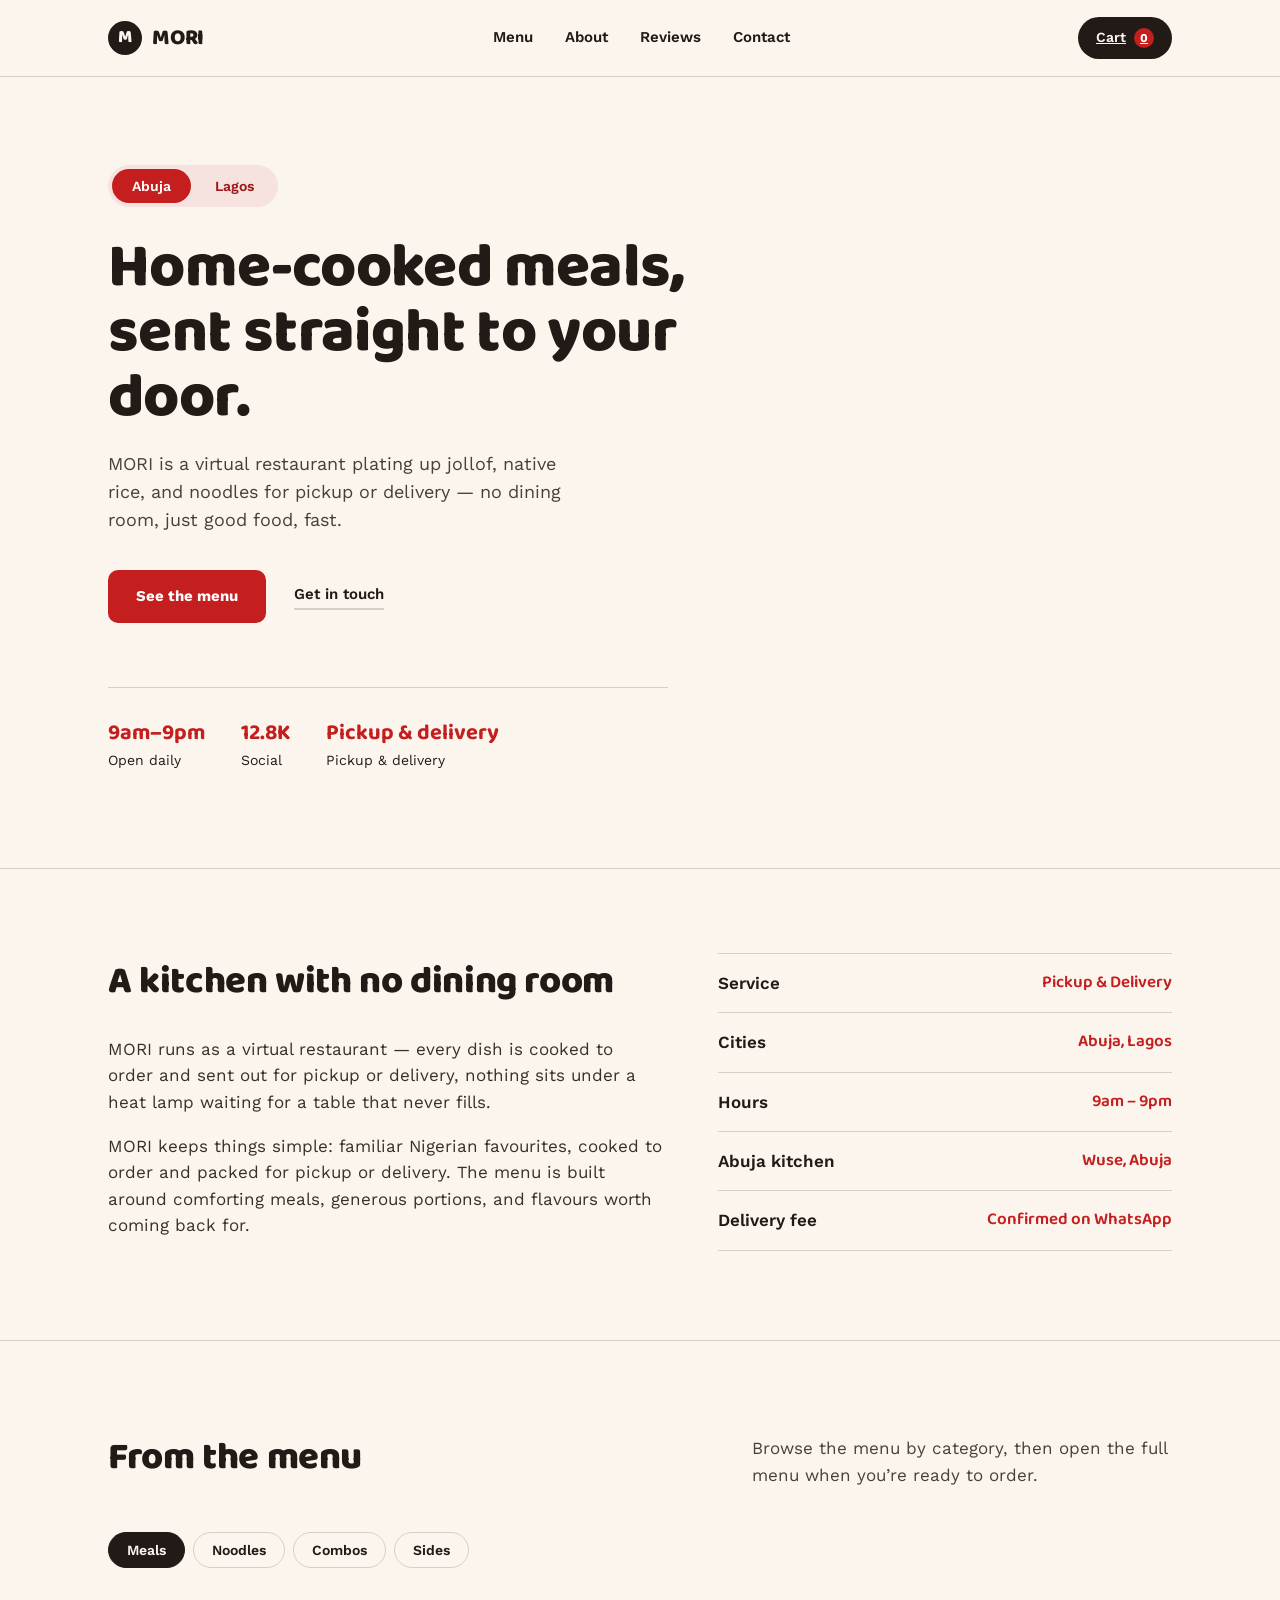
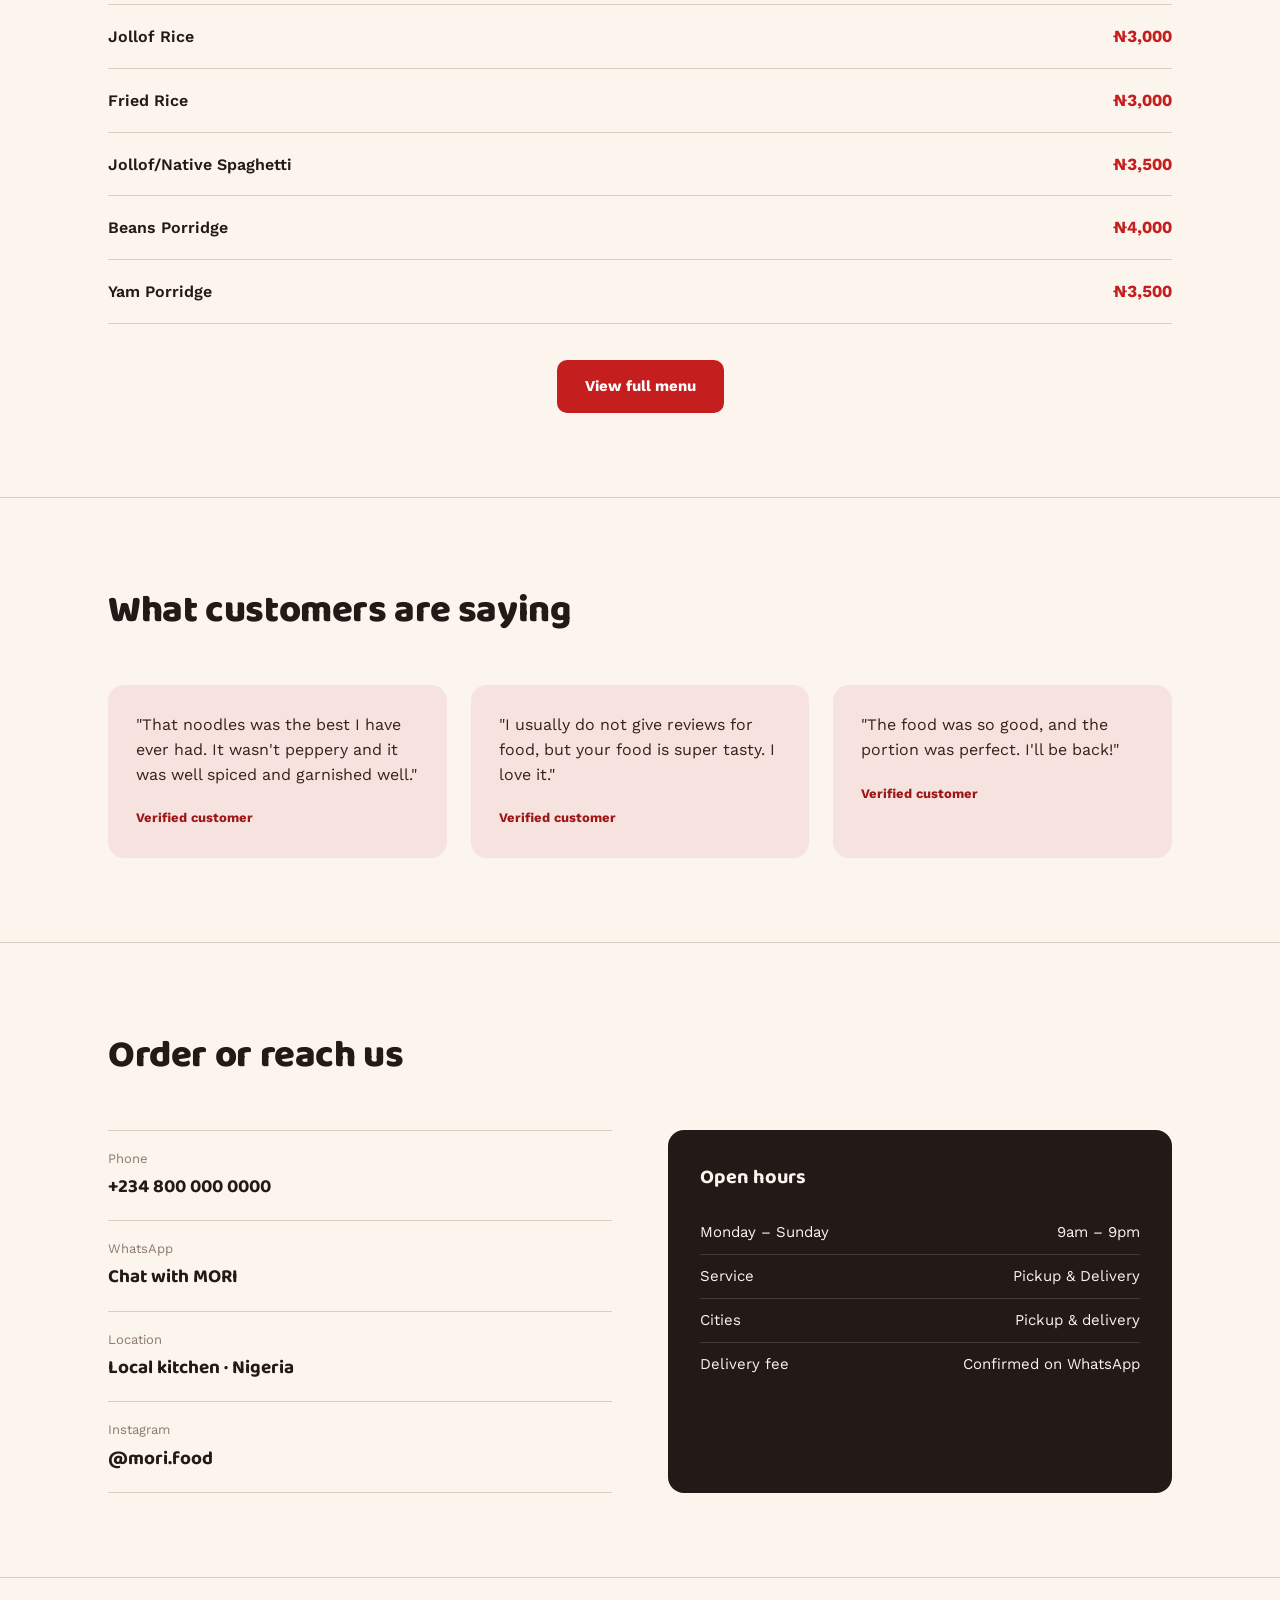
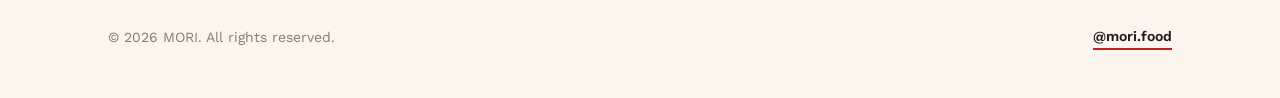
<file: index.html>
<!DOCTYPE html>
<html lang="en">
<head>
<meta charset="UTF-8">
<meta name="viewport" content="width=device-width, initial-scale=1.0">
<title>MORI — Modern Nigerian Food Delivery</title>
<meta name="description" content="MORI is a virtual restaurant serving Abuja and Lagos. Order jollof, native rice, noodles, combos, sides, and drinks for pickup or delivery.">
<meta property="og:type" content="website">
<meta property="og:title" content="MORI — Modern Nigerian Food Delivery">
<meta property="og:description" content="Good food, simply made — available for pickup or delivery.">
<meta property="og:url" content="https://khlld00.github.io/mori/">
<meta name="twitter:card" content="summary">
<link rel="stylesheet" href="css/style.css">
</head>
<body>

<nav class="nav" aria-label="Main navigation">
  <div class="wrap">
    <a href="#" class="nav-logo">
      <span class="wordmark-mark" aria-hidden="true">M</span>
      MORI
    </a>
    <ul class="nav-links" id="primary-navigation">
      <li><a href="#menu">Menu</a></li>
      <li><a href="#about">About</a></li>
      <li><a href="#reviews">Reviews</a></li>
      <li><a href="#contact">Contact</a></li>
    </ul>
    <div class="nav-right">
      <a href="cart.html" class="cart-btn" aria-label="View cart">
        Cart <span class="cart-count">0</span>
      </a>
      <button class="nav-toggle" type="button" aria-label="Open menu" aria-expanded="false" aria-controls="primary-navigation">
        <svg width="22" height="16" viewBox="0 0 22 16" fill="none">
          <path d="M0 1H22" stroke="#221A16" stroke-width="2"/>
          <path d="M0 8H22" stroke="#221A16" stroke-width="2"/>
          <path d="M0 15H22" stroke="#221A16" stroke-width="2"/>
        </svg>
      </button>
    </div>
  </div>
</nav>

<header class="hero">
  <div class="hero-mark wordmark-watermark" aria-hidden="true">M</div>
  <div class="wrap">
    <div class="hero-content">
      <div class="city-toggle" role="group" aria-label="Choose city">
        <button class="active" data-city="abuja">Abuja</button>
        <button data-city="lagos">Lagos</button>
      </div>
      <h1>Home-cooked meals, sent straight to your door.</h1>
      <p>MORI is a virtual restaurant plating up jollof, native rice, and noodles for pickup or delivery — no dining room, just good food, fast.</p>
      <div class="hero-actions">
        <a href="#menu" class="btn-primary">See the menu</a>
        <a href="#contact" class="link-quiet">Get in touch</a>
      </div>
      <div class="hero-meta">
        <div>
          <strong>9am–9pm</strong>
          Open daily
        </div>
        <div>
          <strong>12.8K</strong>
          Social
        </div>
        <div>
          <strong>Pickup & delivery</strong>
          Pickup & delivery
        </div>
      </div>
    </div>
  </div>
</header>

<section id="about">
  <div class="wrap">
    <div class="about-grid">
      <div>
        <div class="section-head" style="margin-bottom: 24px;">
          <h2>A kitchen with no dining room</h2>
        </div>
        <p>MORI runs as a virtual restaurant — every dish is cooked to order and sent out for pickup or delivery, nothing sits under a heat lamp waiting for a table that never fills.</p>
        <p>MORI keeps things simple: familiar Nigerian favourites, cooked to order and packed for pickup or delivery. The menu is built around comforting meals, generous portions, and flavours worth coming back for.</p>
      </div>
      <ul class="about-list">
        <li><span>Service</span><span>Pickup & Delivery</span></li>
        <li><span>Cities</span><span>Abuja, Lagos</span></li>
        <li><span>Hours</span><span>9am – 9pm</span></li>
        <li><span>Abuja kitchen</span><span>Wuse, Abuja</span></li>
        <li><span>Delivery fee</span><span>Confirmed on WhatsApp</span></li>
      </ul>
    </div>
  </div>
</section>

<section id="menu">
  <div class="wrap">
    <div class="section-head">
      <h2>From the menu</h2>
      <p>Browse the menu by category, then open the full menu when you’re ready to order.</p>
    </div>
    <div class="menu-tabs" role="tablist" aria-label="Menu categories">
      <button class="active" type="button" data-category="meals" role="tab" aria-selected="true">Meals</button>
      <button type="button" data-category="noodles" role="tab" aria-selected="false">Noodles</button>
      <button type="button" data-category="combos" role="tab" aria-selected="false">Combos</button>
      <button type="button" data-category="sides" role="tab" aria-selected="false">Sides</button>
    </div>
    <ul class="menu-list" id="homepage-menu-preview" aria-live="polite">
      <li><span class="menu-item-name">Jollof Rice</span><span class="menu-item-price">₦3,000</span></li>
      <li><span class="menu-item-name">Fried Rice</span><span class="menu-item-price">₦3,000</span></li>
      <li><span class="menu-item-name">Coconut Rice</span><span class="menu-item-price">₦6,500</span></li>
      <li><span class="menu-item-name">Stir-Fried Chicken Fried Rice</span><span class="menu-item-price">₦6,000</span></li>
      <li><span class="menu-item-name">Boiled Yam and Egg Sauce</span><span class="menu-item-price">₦5,000</span></li>
    </ul>
    <div class="menu-cta">
      <a href="menu.html" class="btn-primary">View full menu</a>
    </div>
  </div>
</section>

<section id="reviews">
  <div class="wrap">
    <div class="section-head">
      <h2>What customers are saying</h2>
    </div>
    <div class="reviews-track">
      <div class="review-card">
        <p>"That noodles was the best I have ever had. It wasn't peppery and it was well spiced and garnished well."</p>
        <span>Verified customer</span>
      </div>
      <div class="review-card">
        <p>"I usually do not give reviews for food, but your food is super tasty. I love it."</p>
        <span>Verified customer</span>
      </div>
      <div class="review-card">
        <p>"The food was so good, and the portion was perfect. I'll be back!"</p>
        <span>Verified customer</span>
      </div>
    </div>
  </div>
</section>

<section id="contact">
  <div class="wrap">
    <div class="section-head">
      <h2>Order or reach us</h2>
    </div>
    <div class="contact-grid">
      <ul class="contact-list">
        <li>
          <span class="contact-label">Phone</span>
          <a class="contact-value contact-link" href="tel:+2348000000000">+234 800 000 0000</a>
        </li>
        <li>
          <span class="contact-label">WhatsApp</span>
          <a class="contact-value contact-link" href="https://wa.me/2348000000000">Chat with MORI</a>
        </li>
        <li>
          <span class="contact-label">Location</span>
          <span class="contact-value">Local kitchen · Nigeria</span>
        </li>
        <li>
          <span class="contact-label">Instagram</span>
          <a class="contact-value contact-link" href="https://instagram.com/mori.food">@mori.food</a>
        </li>
      </ul>
      <div class="hours-card">
        <h3>Open hours</h3>
        <div class="hours-row"><span>Monday – Sunday</span><span>9am – 9pm</span></div>
        <div class="hours-row"><span>Service</span><span>Pickup & Delivery</span></div>
        <div class="hours-row"><span>Cities</span><span>Pickup & delivery</span></div>
        <div class="hours-row"><span>Delivery fee</span><span>Confirmed on WhatsApp</span></div>
      </div>
    </div>
  </div>
</section>

<footer>
  <div class="footer-mark wordmark-watermark" aria-hidden="true">M</div>
  <div class="wrap">
    <span class="footer-copy">© 2026 MORI. All rights reserved.</span>
    <a href="https://instagram.com/mori.food" class="footer-social">@mori.food</a>
  </div>
</footer>

<script src="js/cart.js"></script>
<script src="js/data.js"></script>
<script src="js/main.js?v=20260923-ux3"></script>
<script type="application/ld+json">
{
  "@context":"https://schema.org",
  "@type":"Restaurant",
  "name":"MORI",
    "telephone":"+2348000000000",
  "servesCuisine":"Nigerian",
  "areaServed":"Nigeria",
  "openingHours":"Mo-Su 09:00-21:00",
  "address":{"@type":"PostalAddress","addressCountry":"NG"}
}
</script>
</body>
</html>
</file>
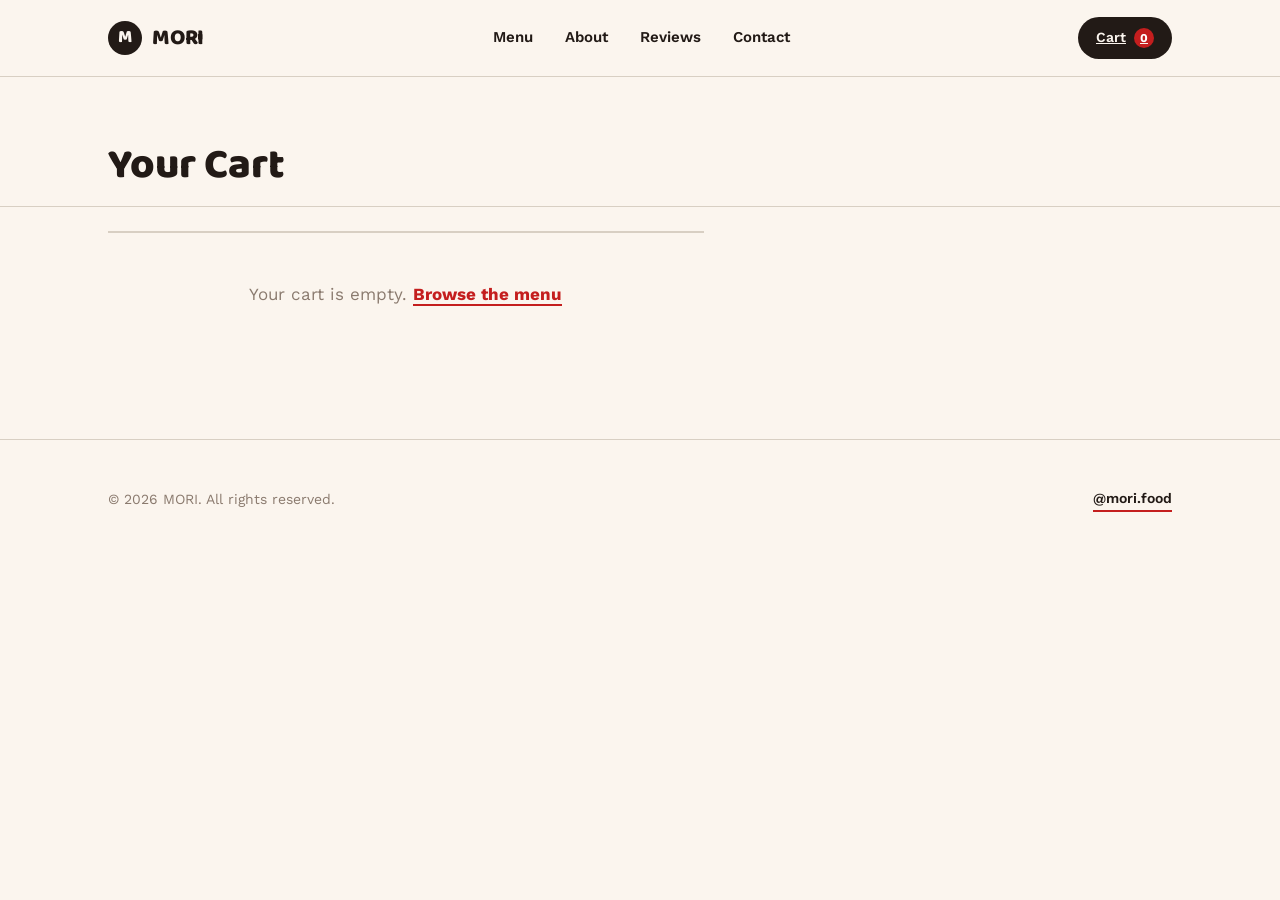
<file: cart.html>
<!DOCTYPE html>
<html lang="en">
<head>
<meta charset="UTF-8">
<meta name="viewport" content="width=device-width, initial-scale=1.0">
<title>Your Cart — MORI</title>
<meta name="description" content="Review your MORI order, create a receipt, save it, and send it through WhatsApp for pickup or delivery.">
<meta property="og:type" content="website">
<meta property="og:title" content="Your Cart — MORI">
<meta property="og:description" content="Review your order and prepare your receipt for WhatsApp.">
<meta property="og:url" content="https://khlld00.github.io/mori/cart.html">
<link rel="stylesheet" href="css/style.css?v=20260918-receipt">
</head>
<body>

<nav class="nav" aria-label="Main navigation">
  <div class="wrap">
    <a href="index.html" class="nav-logo">
      <span class="wordmark-mark" aria-hidden="true">M</span>
      MORI
    </a>
    <ul class="nav-links" id="primary-navigation">
      <li><a href="menu.html">Menu</a></li>
      <li><a href="index.html#about">About</a></li>
      <li><a href="index.html#reviews">Reviews</a></li>
      <li><a href="index.html#contact">Contact</a></li>
    </ul>
    <div class="nav-right">
      <a href="cart.html" class="cart-btn" aria-label="View cart">Cart <span class="cart-count">0</span></a>
      <button class="nav-toggle" type="button" aria-label="Open menu" aria-expanded="false" aria-controls="primary-navigation">
        <svg width="22" height="16" viewBox="0 0 22 16" fill="none" aria-hidden="true">
          <path d="M0 1H22" stroke="#221A16" stroke-width="2"/>
          <path d="M0 8H22" stroke="#221A16" stroke-width="2"/>
          <path d="M0 15H22" stroke="#221A16" stroke-width="2"/>
        </svg>
      </button>
    </div>
  </div>
</nav>

<header class="cart-page-header">
  <div class="wrap">
    <h1>Your Cart</h1>
  </div>
</header>

<section style="padding-top: 24px;">
  <div class="wrap">
    <div class="cart-layout">
      <div>
        <ul class="menu-list" id="cart-lines" style="list-style:none; padding:0; margin:0;"></ul>
        <div class="empty-cart" id="empty-cart" style="display:none;">
          Your cart is empty. <a href="menu.html">Browse the menu</a>
        </div>
      </div>

      <div class="summary-card" id="summary-card">
        <h3>Order summary</h3>
        <p class="checkout-note">Choose pickup or delivery, enter your details, then review your receipt before opening WhatsApp.</p>

        <div class="fulfillment-toggle">
          <button class="active" type="button" data-fulfillment="pickup" aria-pressed="true">Pickup</button>
          <button type="button" data-fulfillment="delivery" aria-pressed="false">Delivery</button>
        </div>

        <div class="field">
          <label for="customer-name">Name</label>
          <input type="text" id="customer-name" placeholder="Your name" autocomplete="name" required>
        </div>
        <div class="field">
          <label for="customer-phone">Phone number</label>
          <input type="tel" id="customer-phone" placeholder="080... or +234..." inputmode="tel" autocomplete="tel" aria-describedby="phone-help" required>
          <small id="phone-help" class="field-help">Use a Nigerian mobile number, e.g. 08012345678.</small>
          <small id="phone-error" class="field-error" role="alert" aria-live="polite" hidden></small>
        </div>
        <div class="field" id="address-field" style="display:none;">
          <label for="customer-address">Delivery address</label>
          <textarea id="customer-address" rows="2" placeholder="Street, area, city" autocomplete="street-address" aria-describedby="address-help"></textarea>
          <small id="address-help" class="field-help">Delivery details are confirmed before your order is finalized.</small>
        </div>

        <div class="summary-row">
          <span>Items</span>
          <span id="summary-count">0</span>
        </div>
        <div class="summary-row total">
          <span>Total</span>
          <span id="summary-total">₦0</span>
        </div>

        <div class="summary-actions">
          <button class="btn-primary" id="whatsapp-checkout" type="button">Review order & create receipt</button>
          <button class="btn-clear" id="clear-cart-btn">Clear cart</button>
        </div>
      </div>
    </div>
  </div>
</section>

<div class="modal-overlay" id="clear-modal">
  <div class="modal-card">
    <h3>Clear your cart?</h3>
    <p>This removes every item you've added. This can't be undone.</p>
    <div class="modal-actions">
      <button class="modal-cancel" id="clear-cancel">Cancel</button>
      <button class="modal-confirm" id="clear-confirm">Clear cart</button>
    </div>
  </div>
</div>

<div class="receipt-overlay" id="receipt-modal" aria-hidden="true">
  <div class="receipt-modal-card">
    <div class="receipt-modal-head">
      <div>
        <span class="receipt-eyebrow">Order review</span>
        <h2>Receipt</h2>
      </div>
      <button class="receipt-close" id="receipt-close" aria-label="Close receipt">×</button>
    </div>

    <div class="receipt-preview">
      <img id="receipt-image" alt="Generated order receipt">
    </div>

    <p class="receipt-help"><strong>Next:</strong> 1. Save the receipt image. 2. Open WhatsApp. 3. Attach the saved receipt. 4. Send the prefilled message. <br>Delivery details are confirmed before your order is finalized.</p>

    <div class="receipt-actions">
      <button class="btn-primary" id="save-receipt" type="button">1. Save receipt image</button>
      <button class="btn-whatsapp" id="open-whatsapp" type="button">2. Open WhatsApp</button>
    </div>
  </div>
</div>

<footer>
  <div class="footer-mark wordmark-watermark" aria-hidden="true">M</div>
  <div class="wrap">
    <span class="footer-copy">© 2026 MORI. All rights reserved.</span>
    <a href="https://instagram.com/mori.food" class="footer-social">@mori.food</a>
  </div>
</footer>

<script src="js/cart.js?v=20260918-receipt"></script>
<script src="js/main.js?v=20260923-ux"></script>
<script src="js/checkout.js?v=20260923-ux"></script>
</body>
</html>
</file>
<file: css/style.css>
@import url('https://fonts.googleapis.com/css2?family=Baloo+2:wght@600;700;800&family=Work+Sans:wght@400;500;600;700&display=swap');

:root {
  --mori-red: #C41E1E;
  --mori-red-dark: #9E1717;
  --paper: #FBF5EE;
  --ink: #221A16;
  --clay: #E8A33D;
  --red-tint: #F6E2DE;
  --line: #D8CFC3;

  --font-display: 'Baloo 2', sans-serif;
  --font-body: 'Work Sans', sans-serif;
}

* { box-sizing: border-box; }

html {
  scroll-behavior: smooth;
}

body {
  margin: 0;
  background: var(--paper);
  color: var(--ink);
  font-family: var(--font-body);
  font-size: 17px;
  line-height: 1.55;
  -webkit-font-smoothing: antialiased;
}

@media (prefers-reduced-motion: reduce) {
  html { scroll-behavior: auto; }
  * { animation-duration: 0.01ms !important; transition-duration: 0.01ms !important; }
}

a { color: inherit; }

.wrap {
  max-width: 1120px;
  margin: 0 auto;
  padding: 0 28px;
}

.wordmark-mark{display:inline-flex;align-items:center;justify-content:center;width:34px;height:34px;border-radius:50%;background:var(--ink);color:var(--paper);font-family:var(--font-display);font-size:18px;font-weight:800}.wordmark-watermark{font-family:var(--font-display);font-weight:800;color:var(--mori-red);line-height:1}.nav-logo{text-decoration:none}
/* ---------- Nav ---------- */

.nav {
  position: sticky;
  top: 0;
  z-index: 50;
  background: rgba(251, 245, 238, 0.92);
  backdrop-filter: blur(8px);
  border-bottom: 1px solid var(--line);
}

.nav .wrap {
  display: flex;
  align-items: center;
  justify-content: space-between;
  height: 76px;
}

.nav-logo {
  display: flex;
  align-items: center;
  gap: 10px;
  font-family: var(--font-display);
  font-weight: 800;
  font-size: 22px;
  letter-spacing: -0.01em;
}

.nav-logo img {
  height: 34px;
  width: auto;
}

.nav-links {
  display: flex;
  align-items: center;
  gap: 32px;
  list-style: none;
  margin: 0;
  padding: 0;
  font-weight: 600;
  font-size: 15px;
}

.nav-links a {
  text-decoration: none;
  padding-bottom: 4px;
  border-bottom: 2px solid transparent;
  transition: border-color 0.15s ease, color 0.15s ease;
}

.nav-links a:hover {
  border-color: var(--mori-red);
}

.nav-right {
  display: flex;
  align-items: center;
  gap: 20px;
}

.cart-btn {
  position: relative;
  display: inline-flex;
  align-items: center;
  gap: 8px;
  background: var(--ink);
  color: var(--paper);
  border: none;
  border-radius: 999px;
  padding: 10px 18px;
  font-family: var(--font-body);
  font-weight: 600;
  font-size: 14px;
  cursor: pointer;
}

.cart-count {
  background: var(--mori-red);
  color: white;
  border-radius: 999px;
  min-width: 20px;
  height: 20px;
  display: inline-flex;
  align-items: center;
  justify-content: center;
  font-size: 12px;
  font-weight: 700;
  padding: 0 5px;
}

.nav-toggle {
  display: none;
  background: none;
  border: none;
  cursor: pointer;
  padding: 4px;
}

.nav-toggle svg { display: block; }

/* ---------- Hero ---------- */

.hero {
  position: relative;
  overflow: hidden;
  padding: 88px 0 96px;
}

.hero-mark {
  position: absolute;
  right: -60px;
  bottom: -40px;
  width: 620px;
  max-width: 60vw;
  opacity: 0.07;
  pointer-events: none;
  transform: rotate(-4deg);
}

.hero .wrap {
  position: relative;
  z-index: 1;
}

.hero-content {
  max-width: 620px;
}

.city-toggle {
  display: inline-flex;
  background: var(--red-tint);
  border-radius: 999px;
  padding: 4px;
  margin-bottom: 28px;
  gap: 4px;
}

.city-toggle button {
  border: none;
  background: transparent;
  font-family: var(--font-body);
  font-weight: 600;
  font-size: 14px;
  padding: 9px 20px;
  border-radius: 999px;
  cursor: pointer;
  color: var(--mori-red-dark);
  transition: background 0.2s ease, color 0.2s ease;
}

.city-toggle button.active {
  background: var(--mori-red);
  color: white;
}

.hero h1 {
  font-family: var(--font-display);
  font-weight: 800;
  font-size: clamp(40px, 6vw, 62px);
  line-height: 1.05;
  letter-spacing: -0.01em;
  margin: 0 0 20px;
}

.hero p {
  font-size: 18px;
  color: #4A3F38;
  max-width: 480px;
  margin: 0 0 36px;
}

.hero-actions {
  display: flex;
  align-items: center;
  gap: 28px;
}

.btn-primary {
  display: inline-flex;
  align-items: center;
  background: var(--mori-red);
  color: white;
  font-family: var(--font-body);
  font-weight: 700;
  font-size: 15px;
  padding: 15px 28px;
  border-radius: 10px;
  text-decoration: none;
  border: none;
  cursor: pointer;
  transition: background 0.15s ease, transform 0.15s ease;
}

.btn-primary:hover {
  background: var(--mori-red-dark);
  transform: translateY(-1px);
}

.link-quiet {
  font-weight: 600;
  font-size: 15px;
  text-decoration: none;
  border-bottom: 2px solid var(--line);
  padding-bottom: 2px;
  transition: border-color 0.15s ease;
}

.link-quiet:hover {
  border-color: var(--ink);
}

.hero-meta {
  display: flex;
  gap: 36px;
  margin-top: 64px;
  padding-top: 28px;
  border-top: 1px solid var(--line);
  max-width: 560px;
}

.hero-meta div {
  font-size: 14px;
}

.hero-meta strong {
  display: block;
  font-family: var(--font-display);
  font-size: 22px;
  font-weight: 700;
  color: var(--mori-red);
}

/* ---------- Section shell ---------- */

section {
  padding: 84px 0;
  border-top: 1px solid var(--line);
}

.section-head {
  display: flex;
  justify-content: space-between;
  align-items: flex-end;
  gap: 24px;
  margin-bottom: 44px;
}

.section-head h2 {
  font-family: var(--font-display);
  font-weight: 800;
  font-size: clamp(28px, 3.4vw, 38px);
  margin: 0;
  letter-spacing: -0.01em;
}

.section-head p {
  margin: 10px 0 0;
  color: #4A3F38;
  max-width: 420px;
}

/* ---------- About ---------- */

.about-grid {
  display: grid;
  grid-template-columns: 1.1fr 0.9fr;
  gap: 56px;
  align-items: start;
}

.about-grid p {
  font-size: 17px;
  color: #3A2F28;
  margin: 0 0 18px;
}

.about-list {
  list-style: none;
  margin: 0;
  padding: 0;
  border-top: 1px solid var(--line);
}

.about-list li {
  display: flex;
  justify-content: space-between;
  padding: 16px 0;
  border-bottom: 1px solid var(--line);
  font-weight: 600;
}

.about-list span:last-child {
  color: var(--mori-red);
  font-family: var(--font-display);
}

/* ---------- Menu preview ---------- */

.menu-tabs {
  display: flex;
  gap: 8px;
  flex-wrap: wrap;
  margin-bottom: 36px;
}

.menu-tabs button {
  border: 1px solid var(--line);
  background: transparent;
  font-family: var(--font-body);
  font-weight: 600;
  font-size: 14px;
  padding: 9px 18px;
  border-radius: 999px;
  cursor: pointer;
  color: var(--ink);
  transition: background 0.15s ease, border-color 0.15s ease, color 0.15s ease;
}

.menu-tabs button.active {
  background: var(--ink);
  border-color: var(--ink);
  color: var(--paper);
}

.menu-list {
  list-style: none;
  margin: 0;
  padding: 0;
  border-top: 1px solid var(--line);
}

.menu-list li {
  display: flex;
  justify-content: space-between;
  align-items: baseline;
  gap: 20px;
  padding: 18px 0;
  border-bottom: 1px solid var(--line);
}

.menu-item-name {
  font-size: 16px;
  font-weight: 600;
}

.menu-item-price {
  font-variant-numeric: tabular-nums;
  font-weight: 700;
  color: var(--mori-red);
  white-space: nowrap;
}

.menu-cta {
  margin-top: 36px;
  text-align: center;
}

/* ---------- Reviews ---------- */

.reviews-track {
  display: grid;
  grid-template-columns: repeat(3, 1fr);
  gap: 24px;
}

.review-card {
  background: var(--red-tint);
  border-radius: 16px;
  padding: 28px;
}

.review-card p {
  font-size: 16px;
  margin: 0 0 16px;
  color: #3A2018;
}

.review-card span {
  font-size: 13px;
  font-weight: 700;
  color: var(--mori-red-dark);
  text-transform: none;
}

/* ---------- Contact ---------- */

.contact-grid {
  display: grid;
  grid-template-columns: 1fr 1fr;
  gap: 56px;
}

.contact-list {
  list-style: none;
  margin: 0;
  padding: 0;
}

.contact-list li {
  padding: 18px 0;
  border-bottom: 1px solid var(--line);
}

.contact-list li:first-child {
  border-top: 1px solid var(--line);
}

.contact-label {
  display: block;
  font-size: 13px;
  color: #8A7A6E;
  margin-bottom: 4px;
}

.contact-value {
  font-family: var(--font-display);
  font-weight: 700;
  font-size: 19px;
}

.hours-card {
  background: var(--ink);
  color: var(--paper);
  border-radius: 16px;
  padding: 32px;
}

.hours-card h3 {
  font-family: var(--font-display);
  margin: 0 0 18px;
  font-size: 20px;
}

.hours-row {
  display: flex;
  justify-content: space-between;
  padding: 10px 0;
  border-bottom: 1px solid rgba(251,245,238,0.15);
  font-size: 15px;
}

.hours-row:last-child { border-bottom: none; }

/* ---------- Footer ---------- */

footer {
  position: relative;
  overflow: hidden;
  border-top: 1px solid var(--line);
  padding: 48px 0;
}

.footer-mark {
  position: absolute;
  left: -40px;
  top: -20px;
  width: 240px;
  opacity: 0.06;
  pointer-events: none;
}

footer .wrap {
  position: relative;
  z-index: 1;
  display: flex;
  justify-content: space-between;
  align-items: center;
  flex-wrap: wrap;
  gap: 16px;
}

.footer-copy {
  font-size: 14px;
  color: #8A7A6E;
}

.footer-social {
  font-size: 14px;
  font-weight: 600;
  text-decoration: none;
  border-bottom: 2px solid var(--mori-red);
}

/* ---------- Menu page ---------- */

.menu-header {
  padding: 56px 0 32px;
}

.menu-header .wrap {
  display: flex;
  align-items: center;
  justify-content: space-between;
  flex-wrap: wrap;
  gap: 20px;
}

.menu-header h1 {
  font-family: var(--font-display);
  font-weight: 800;
  font-size: clamp(30px, 4vw, 42px);
  margin: 0;
}

.menu-note {
  color: #8A7A6E;
  font-size: 14px;
  margin: -20px 0 24px;
}

.menu-list-item {
  display: flex;
  justify-content: space-between;
  align-items: center;
  gap: 20px;
  padding: 18px 0;
  border-bottom: 1px solid var(--line);
}

.menu-list-item:first-child {
  border-top: 1px solid var(--line);
}

.menu-item-desc {
  font-size: 13px;
  color: #8A7A6E;
  margin-top: 3px;
}

.menu-item-right {
  display: flex;
  align-items: center;
  gap: 16px;
}

.btn-add {
  border: 1px solid var(--mori-red);
  background: transparent;
  color: var(--mori-red);
  font-family: var(--font-body);
  font-weight: 700;
  font-size: 14px;
  padding: 8px 18px;
  border-radius: 999px;
  cursor: pointer;
  transition: background 0.15s ease, color 0.15s ease;
}

.btn-add:hover {
  background: var(--mori-red);
  color: white;
}

.qty-stepper {
  display: inline-flex;
  align-items: center;
  gap: 12px;
  background: var(--red-tint);
  border-radius: 999px;
  padding: 6px 14px;
}

.qty-btn {
  border: none;
  background: none;
  font-size: 17px;
  font-weight: 700;
  color: var(--mori-red-dark);
  cursor: pointer;
  line-height: 1;
  padding: 2px 4px;
}

.qty-value {
  font-weight: 700;
  min-width: 14px;
  text-align: center;
}

.menu-list-item.sized {
  flex-direction: column;
  align-items: flex-start;
  gap: 14px;
}

.size-options {
  display: flex;
  flex-wrap: wrap;
  gap: 10px;
  width: 100%;
}

button.size-option {
  border: 1px solid var(--line);
  background: transparent;
  font-family: var(--font-body);
  font-weight: 600;
  font-size: 14px;
  padding: 10px 16px;
  border-radius: 10px;
  cursor: pointer;
  transition: border-color 0.15s ease, background 0.15s ease;
}

button.size-option:hover {
  border-color: var(--mori-red);
}

.size-option.size-option-active {
  display: flex;
  align-items: center;
  gap: 12px;
  border: 1px solid var(--mori-red);
  border-radius: 10px;
  padding: 8px 8px 8px 16px;
  font-size: 14px;
  font-weight: 600;
}

/* Sticky cart bar on the menu page */

.cart-bar {
  position: fixed;
  left: 0;
  right: 0;
  bottom: -100px;
  background: var(--ink);
  color: var(--paper);
  padding: 16px 0;
  transition: bottom 0.25s ease;
  z-index: 40;
}

.cart-bar.visible {
  bottom: 0;
}

.cart-bar-inner {
  display: flex;
  align-items: center;
  justify-content: space-between;
  gap: 20px;
}

.cart-bar-inner span {
  font-weight: 600;
}

.cart-bar .btn-primary {
  padding: 11px 22px;
  font-size: 14px;
}

/* ---------- Cart / checkout page ---------- */

.cart-page-header {
  padding: 56px 0 8px;
}

.cart-page-header h1 {
  font-family: var(--font-display);
  font-weight: 800;
  font-size: clamp(30px, 4vw, 42px);
  margin: 0;
}

.cart-layout {
  display: grid;
  grid-template-columns: 1.3fr 0.9fr;
  gap: 56px;
  align-items: start;
}

.cart-line {
  display: flex;
  justify-content: space-between;
  align-items: center;
  gap: 16px;
  padding: 18px 0;
  border-bottom: 1px solid var(--line);
}

.cart-line:first-child {
  border-top: 1px solid var(--line);
}

.cart-line-info {
  display: flex;
  flex-direction: column;
  gap: 4px;
}

.cart-line-price {
  font-size: 13px;
  color: #8A7A6E;
}

.cart-line-right {
  display: flex;
  align-items: center;
  gap: 18px;
}

.cart-line-total {
  font-weight: 700;
  color: var(--mori-red);
  min-width: 84px;
  text-align: right;
  font-variant-numeric: tabular-nums;
}

.remove-btn {
  border: none;
  background: none;
  color: #8A7A6E;
  cursor: pointer;
  font-size: 13px;
  text-decoration: underline;
}

.empty-cart {
  padding: 48px 0;
  text-align: center;
  color: #8A7A6E;
  border-top: 1px solid var(--line);
}

.empty-cart a {
  color: var(--mori-red);
  font-weight: 700;
  text-decoration: none;
  border-bottom: 2px solid var(--mori-red);
}

.summary-card {
  background: var(--red-tint);
  border-radius: 16px;
  padding: 28px;
}

.summary-card h3 {
  font-family: var(--font-display);
  margin: 0 0 20px;
  font-size: 19px;
}

.fulfillment-toggle {
  display: flex;
  gap: 8px;
  margin-bottom: 20px;
}

.fulfillment-toggle button {
  flex: 1;
  border: 1px solid var(--line);
  background: var(--paper);
  font-family: var(--font-body);
  font-weight: 600;
  font-size: 14px;
  padding: 10px;
  border-radius: 10px;
  cursor: pointer;
}

.fulfillment-toggle button.active {
  background: var(--ink);
  border-color: var(--ink);
  color: var(--paper);
}

.field {
  margin-bottom: 16px;
}

.field label {
  display: block;
  font-size: 13px;
  font-weight: 600;
  margin-bottom: 6px;
}

.field input,
.field textarea {
  width: 100%;
  border: 1px solid var(--line);
  border-radius: 8px;
  padding: 10px 12px;
  font-family: var(--font-body);
  font-size: 14px;
  background: var(--paper);
}

.summary-row {
  display: flex;
  justify-content: space-between;
  padding: 10px 0;
  font-size: 15px;
  border-top: 1px solid rgba(196,30,30,0.15);
}

.summary-row.total {
  font-weight: 700;
  font-size: 17px;
  color: var(--mori-red-dark);
}

.summary-actions {
  margin-top: 20px;
  display: flex;
  flex-direction: column;
  gap: 10px;
}

.summary-actions .btn-primary {
  justify-content: center;
  width: 100%;
}

.btn-clear {
  background: none;
  border: none;
  color: #8A7A6E;
  font-size: 13px;
  text-decoration: underline;
  cursor: pointer;
  text-align: center;
  padding: 6px;
}

.modal-overlay {
  position: fixed;
  inset: 0;
  background: rgba(34, 26, 22, 0.5);
  display: none;
  align-items: center;
  justify-content: center;
  z-index: 100;
  padding: 20px;
}

.modal-overlay.visible {
  display: flex;
}

.modal-card {
  background: var(--paper);
  border-radius: 16px;
  padding: 32px;
  max-width: 380px;
  width: 100%;
}

.modal-card h3 {
  font-family: var(--font-display);
  margin: 0 0 12px;
  font-size: 20px;
}

.modal-card p {
  margin: 0 0 24px;
  color: #4A3F38;
  font-size: 15px;
}

.modal-actions {
  display: flex;
  gap: 12px;
}

.modal-actions button {
  flex: 1;
  padding: 12px;
  border-radius: 10px;
  font-family: var(--font-body);
  font-weight: 700;
  font-size: 14px;
  cursor: pointer;
}

.modal-cancel {
  border: 1px solid var(--line);
  background: transparent;
  color: var(--ink);
}

.modal-confirm {
  border: none;
  background: var(--mori-red);
  color: white;
}


.drink-options {
  display: grid;
  gap: 8px;
  margin-top: 10px;
}

.drink-choice {
  display: flex;
  align-items: center;
  justify-content: space-between;
  gap: 12px;
  min-width: 180px;
}

.drink-choice > span {
  font-size: 14px;
  font-weight: 600;
}

.drink-choice .btn-add,
.drink-choice .qty-stepper {
  flex-shrink: 0;
}

/* ---------- Responsive ---------- */

@media (max-width: 860px) {
  .nav-links { display: none; }
  .nav-toggle { display: block; }
  .about-grid,
  .contact-grid,
  .cart-layout {
    grid-template-columns: 1fr;
  }
  .reviews-track {
    grid-template-columns: 1fr;
  }
  .hero-meta {
    flex-wrap: wrap;
    row-gap: 20px;
  }
}

@media (max-width: 560px) {
  .hero { padding: 56px 0 64px; }
  section { padding: 56px 0; }
  .hero-actions { flex-wrap: wrap; gap: 16px; }
  .section-head { flex-direction: column; align-items: flex-start; }
}

/* focus visibility */
a:focus-visible,
button:focus-visible {
  outline: 2px solid var(--mori-red);
  outline-offset: 2px;
}


/* ---------- Receipt ---------- */

.receipt-overlay {
  position: fixed;
  inset: 0;
  background: rgba(34, 26, 22, 0.65);
  display: none;
  align-items: center;
  justify-content: center;
  z-index: 110;
  padding: 20px;
}

.receipt-overlay.visible {
  display: flex;
}

.receipt-modal-card {
  width: min(680px, 100%);
  max-height: 92vh;
  overflow: auto;
  background: var(--paper);
  border-radius: 18px;
  padding: 24px;
  box-shadow: 0 20px 60px rgba(34, 26, 22, 0.25);
}

.receipt-modal-head {
  display: flex;
  align-items: flex-start;
  justify-content: space-between;
  gap: 20px;
  margin-bottom: 18px;
}

.receipt-eyebrow {
  display: block;
  color: var(--mori-red);
  font-size: 12px;
  font-weight: 700;
  letter-spacing: 0.08em;
  text-transform: uppercase;
  margin-bottom: 3px;
}

.receipt-modal-head h2 {
  font-family: var(--font-display);
  font-size: 28px;
  margin: 0;
}

.receipt-close {
  border: none;
  background: var(--red-tint);
  color: var(--ink);
  width: 38px;
  height: 38px;
  border-radius: 50%;
  font-size: 24px;
  line-height: 1;
  cursor: pointer;
}

.receipt-preview {
  background: #eee6dc;
  border-radius: 12px;
  padding: 12px;
  overflow: auto;
}

.receipt-preview img {
  display: block;
  width: 100%;
  height: auto;
  border-radius: 6px;
}

.receipt-help {
  margin: 14px 0 18px;
  color: #6E6259;
  font-size: 14px;
}

.receipt-actions {
  display: grid;
  grid-template-columns: 1fr 1fr;
  gap: 10px;
}

.btn-whatsapp {
  display: inline-flex;
  align-items: center;
  justify-content: center;
  border: none;
  border-radius: 10px;
  background: var(--ink);
  color: var(--paper);
  font-family: var(--font-body);
  font-size: 15px;
  font-weight: 700;
  padding: 15px 20px;
  cursor: pointer;
}

.btn-whatsapp:hover {
  transform: translateY(-1px);
}

@media (max-width: 560px) {
  .receipt-modal-card {
    padding: 16px;
    max-height: 94vh;
  }

  .receipt-actions {
    grid-template-columns: 1fr;
  }
}


/* ---------- UX and accessibility improvements ---------- */
.nav-links.is-open {
  display: flex;
}
.contact-link {
  text-decoration: none;
}
.contact-link:hover {
  text-decoration: underline;
}
.delivery-note,
.checkout-note {
  color: #6E6259;
  font-size: 14px;
  margin: -18px 0 24px;
}
.checkout-note {
  margin: -10px 0 20px;
}
.field-help {
  display: block;
  margin-top: 5px;
  color: #6E6259;
  font-size: 12px;
}

.field-error {
  display: block;
  margin-top: 5px;
  color: var(--mori-red-dark);
  font-size: 12px;
  font-weight: 600;
}

.field-error[hidden] {
  display: none;
}

.field input[aria-invalid="true"] {
  border-color: var(--mori-red);
  box-shadow: 0 0 0 2px rgba(196, 30, 30, 0.08);
}
.field input:invalid:not(:placeholder-shown),
.field textarea:invalid:not(:placeholder-shown) {
  border-color: var(--mori-red);
}
.qty-btn,
.remove-btn {
  min-height: 36px;
  min-width: 36px;
}
.remove-btn {
  min-width: 64px;
}
.nav-links a:focus-visible,
.btn-primary:focus-visible,
.btn-whatsapp:focus-visible,
.qty-btn:focus-visible,
.remove-btn:focus-visible {
  outline: 3px solid var(--clay);
  outline-offset: 3px;
}

@media (max-width: 860px) {
  .nav .wrap {
    position: relative;
  }
  .nav-links.is-open {
    position: absolute;
    top: 76px;
    left: 0;
    right: 0;
    display: flex;
    flex-direction: column;
    align-items: stretch;
    gap: 0;
    background: var(--paper);
    border-bottom: 1px solid var(--line);
    padding: 8px 28px 18px;
    box-shadow: 0 12px 24px rgba(34, 26, 22, 0.08);
  }
  .nav-links.is-open a {
    display: block;
    padding: 14px 0;
  }
  .nav-links.is-open li {
    border-bottom: 1px solid var(--line);
  }
  .nav-links.is-open li:last-child {
    border-bottom: none;
  }
  .delivery-note {
    margin-top: -10px;
  }
}

@media (max-width: 560px) {
  .cart-line {
    align-items: flex-start;
    flex-direction: column;
  }
  .cart-line-right {
    width: 100%;
    justify-content: space-between;
    flex-wrap: wrap;
  }
  .menu-list-item {
    align-items: flex-start;
  }
}
</file>
